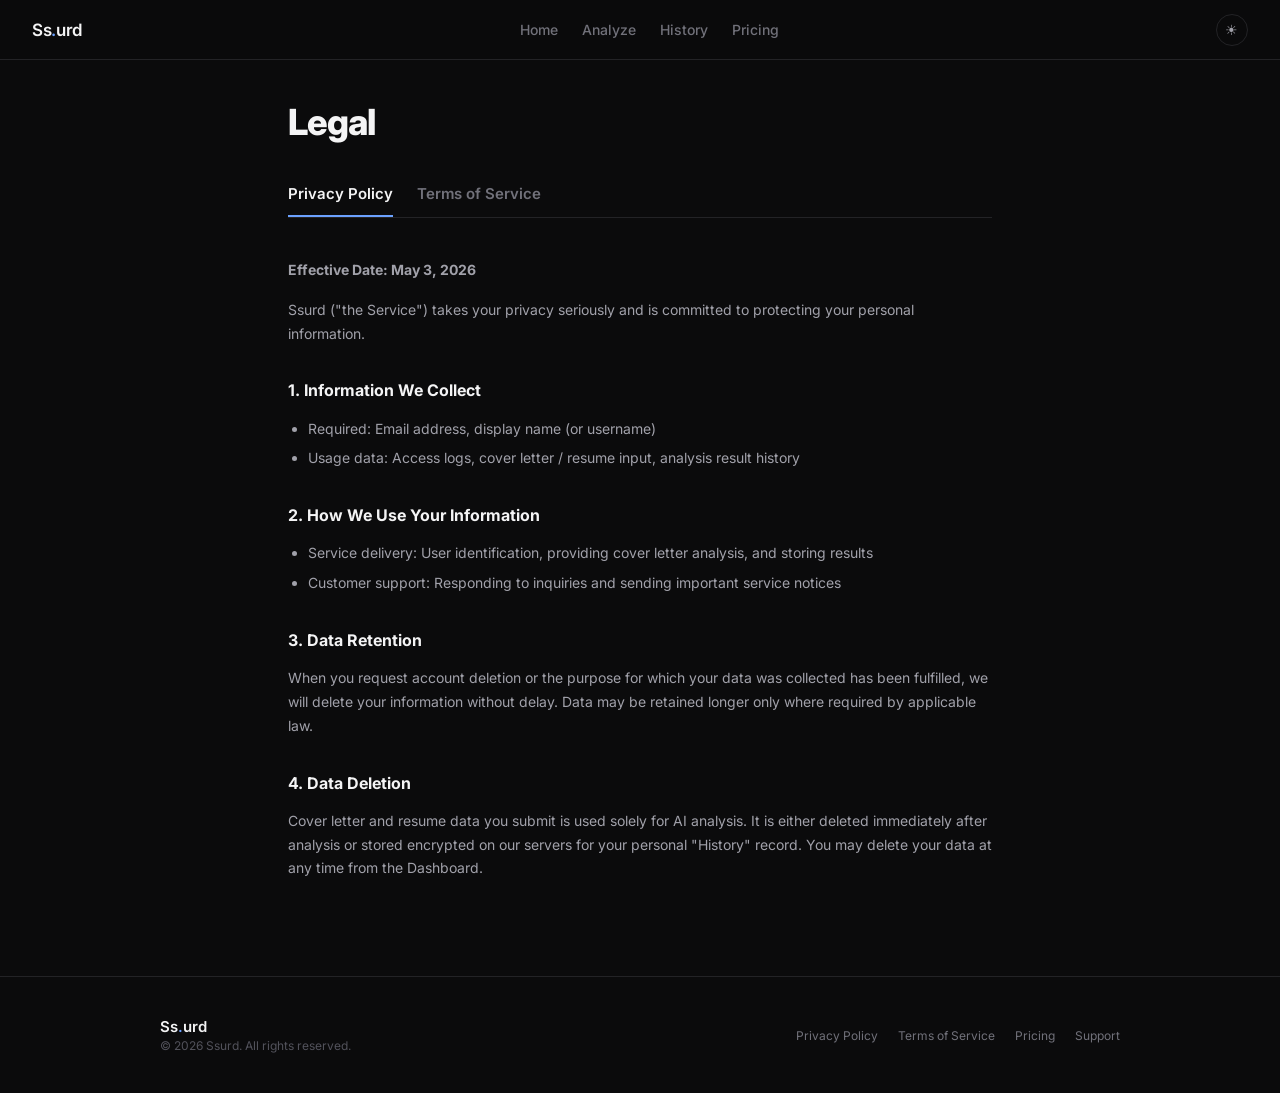
<file: legal.html>
<!DOCTYPE html>
<html lang="en">
<head>
<!-- Google tag (gtag.js) -->
<script async src="https://www.googletagmanager.com/gtag/js?id=G-EFMM3RPZKR"></script>
<script>
  window.dataLayer = window.dataLayer || [];
  function gtag(){dataLayer.push(arguments);}
  gtag('js', new Date());
  gtag('config', 'G-EFMM3RPZKR');
</script>
<meta charset="UTF-8">
<meta name="viewport" content="width=device-width, initial-scale=1.0">
<title>Ssurd — Terms &amp; Privacy</title>
<meta name="description" content="Privacy Policy and Terms of Service for Ssurd cover letter analysis.">
<meta property="og:type" content="website">
<meta property="og:site_name" content="Ssurd">
<meta property="og:title" content="Ssurd — Terms & Privacy">
<meta property="og:description" content="Privacy Policy and Terms of Service for Ssurd cover letter analysis.">
<meta name="twitter:card" content="summary">
<link rel="icon" type="image/svg+xml" href="data:image/svg+xml,%3Csvg xmlns='http://www.w3.org/2000/svg' viewBox='0 0 32 32'%3E%3Crect width='32' height='32' rx='8' fill='%233182f6'/%3E%3Ctext x='16' y='22' text-anchor='middle' fill='white' font-size='20' font-weight='700' font-family='system-ui'%3ES%3C/text%3E%3C/svg%3E">
<script>(function(){var t=null;try{t=localStorage.getItem('ssurd_theme')}catch(e){}
document.documentElement.setAttribute('data-theme',t==='light'?'light':'dark')})();
function ssurdToggleTheme(){var h=document.documentElement,
n=h.getAttribute('data-theme')==='light'?'dark':'light';h.setAttribute('data-theme',n);
try{localStorage.setItem('ssurd_theme',n)}catch(e){}}</script>
<link rel="stylesheet" href="style.css">
<style>
  main { max-width: 768px; margin: 0 auto; padding: 100px 32px 80px; }
  .legal-header { margin-bottom: 40px; }
  .legal-h1 { font-size: clamp(24px, 4vw, 36px); font-weight: 800; letter-spacing: -0.03em; margin-bottom: 8px; }
  .legal-tabs { display: flex; gap: 24px; border-bottom: var(--bw) solid var(--border); margin-bottom: 40px; }
  .legal-tab { font-size: 15px; font-weight: 600; color: var(--t3); padding-bottom: 12px; cursor: pointer; border-bottom: 2px solid transparent; transition: all 0.15s; }
  .legal-tab:hover { color: var(--t1); }
  .legal-tab.act { color: var(--t1); border-bottom-color: var(--primary); }
  .legal-content { font-size: 14px; color: var(--t2); line-height: 1.7; }
  .legal-content h3 { font-size: 16px; font-weight: 700; color: var(--t1); margin: 32px 0 12px; }
  .legal-content p, .legal-content ul { margin-bottom: 16px; }
  .legal-content ul { padding-left: 20px; }
  .legal-content li { margin-bottom: 6px; }
</style>
</head>
<body>

<nav>
  <a href="index.html" class="nav-logo">Ss<span class="dot">.</span>urd</a>
  <div class="nav-mid">
    <a href="index.html" class="nav-lnk">Home</a>
    <a href="write.html" class="nav-lnk">Analyze</a>
    <a href="dashboard.html" class="nav-lnk">History</a>
    <a href="pricing.html" class="nav-lnk">Pricing</a>
  </div>
  <div class="nav-r">
    <button class="theme-btn" onclick="ssurdToggleTheme()" aria-label="Switch theme"></button>
  </div>
</nav>

<main>
  <div class="legal-header">
    <h1 class="legal-h1">Legal</h1>
  </div>

  <div class="legal-tabs">
    <div id="tabPrivacy" class="legal-tab act" onclick="switchTab('privacy')">Privacy Policy</div>
    <div id="tabTerms" class="legal-tab" onclick="switchTab('terms')">Terms of Service</div>
  </div>

  <!-- Privacy Policy -->
  <div id="contentPrivacy" class="legal-content">
    <p><strong>Effective Date: May 3, 2026</strong></p>
    <p>Ssurd ("the Service") takes your privacy seriously and is committed to protecting your personal information.</p>

    <h3>1. Information We Collect</h3>
    <ul>
      <li>Required: Email address, display name (or username)</li>
      <li>Usage data: Access logs, cover letter / resume input, analysis result history</li>
    </ul>

    <h3>2. How We Use Your Information</h3>
    <ul>
      <li>Service delivery: User identification, providing cover letter analysis, and storing results</li>
      <li>Customer support: Responding to inquiries and sending important service notices</li>
    </ul>

    <h3>3. Data Retention</h3>
    <p>When you request account deletion or the purpose for which your data was collected has been fulfilled, we will delete your information without delay. Data may be retained longer only where required by applicable law.</p>

    <h3>4. Data Deletion</h3>
    <p>Cover letter and resume data you submit is used solely for AI analysis. It is either deleted immediately after analysis or stored encrypted on our servers for your personal "History" record. You may delete your data at any time from the Dashboard.</p>
  </div>

  <!-- Terms of Service -->
  <div id="contentTerms" class="legal-content hidden">
    <p><strong>Effective Date: May 3, 2026</strong></p>

    <h3>1. Purpose</h3>
    <p>These Terms of Service govern your use of the cover letter and resume analysis service provided by Ssurd, and set out the rights, obligations, and responsibilities of both the company and users.</p>

    <h3>2. Service Provision and Changes</h3>
    <p>The Service uses AI-based models to provide cover letter and resume analysis results. AI-generated analysis is for reference purposes only and does not guarantee any hiring outcome.</p>

    <h3>3. User Obligations</h3>
    <ul>
      <li>You must not submit another person's personal information or cover letter without their consent.</li>
      <li>You must not enter sensitive personal data (such as government ID numbers or financial information) into the Service.</li>
    </ul>

    <h3>4. Limitation of Liability</h3>
    <p>Scores and feedback provided by the Service are generated by an AI model and do not guarantee complete objectivity. The service provider is not legally responsible for any direct or indirect outcomes — including hiring decisions — arising from reliance on these results.</p>
  </div>
</main>

<footer>
  <div class="footer-inner">
    <div>
      <div class="footer-logo">Ss<span class="dot">.</span>urd</div>
      <div class="footer-copy">© 2026 Ssurd. All rights reserved.</div>
    </div>
    <div class="footer-links">
      <a href="legal.html?tab=privacy" class="footer-lnk">Privacy Policy</a>
      <a href="legal.html?tab=terms" class="footer-lnk">Terms of Service</a>
      <a href="pricing.html" class="footer-lnk">Pricing</a>
      <a href="mailto:chlgkrud981109@naver.com" class="footer-lnk">Support</a>
    </div>
  </div>
</footer>

<script>
  function switchTab(tab) {
    if (tab === 'privacy') {
      document.getElementById('tabPrivacy').classList.add('act');
      document.getElementById('tabTerms').classList.remove('act');
      document.getElementById('contentPrivacy').classList.remove('hidden');
      document.getElementById('contentTerms').classList.add('hidden');
    } else {
      document.getElementById('tabTerms').classList.add('act');
      document.getElementById('tabPrivacy').classList.remove('act');
      document.getElementById('contentTerms').classList.remove('hidden');
      document.getElementById('contentPrivacy').classList.add('hidden');
    }
  }

  const params = new URLSearchParams(window.location.search);
  if (params.get('tab') === 'terms') {
    switchTab('terms');
  }
</script>
</body>
</html>
</file>
<file: style.css>
/* ═══ Ssurd Design System ═══ */
/* Runway-inspired: dark-first cinematic minimalism. Hierarchy via surface steps + whitespace.
   Monochrome CTAs (--inv-bg/--inv-fg), #3182f6 reduced to links/data points.
   DM Mono is reserved for numerals/data values only. Theme via data-theme on <html>. */

@import url('https://fonts.googleapis.com/css2?family=Noto+Sans+KR:wght@300;400;500;600;700;800;900&family=DM+Mono:wght@400;500&family=Inter:wght@400;500;600;700;800&display=swap');

:root{ /* DARK (default) */
  --bg:#0b0b0c; --surface:#151517; --surface-dim:#1c1c1f; --surface-2:#232327;
  --t1:#f4f4f5; --t2:#a1a1aa; --t3:#71717a; --t4:#52525b;
  --border:#232326; --border-strong:#3a3a3f; --border-bold:#3a3a3f;
  --primary:#6ba1ff; --primary-dark:#8ab5ff; --primary-light:rgba(107,161,255,.12);
  --green:#2fd98a; --green-bg:rgba(47,217,138,.12);
  --red:#ff5c67; --red-bg:rgba(255,92,103,.12);
  --yellow:#fbbf24; --yellow-bg:rgba(251,191,36,.12);
  --purple:#a78bfa;
  --inv-bg:#f4f4f5; --inv-fg:#0b0b0c;
  --overlay:rgba(0,0,0,.65);
  --nav-bg:rgba(11,11,12,.85);
  --bw:1px; --shadow:0 12px 32px rgba(0,0,0,.45); --shadow-sm:0 4px 16px rgba(0,0,0,.35);
  --r-sm:8px; --r-md:12px; --r-lg:16px; --r-xl:20px; --r-full:100px;
  --font:'Inter','Noto Sans KR',-apple-system,sans-serif;
  --mono:'DM Mono','Fira Code',monospace;
  --ease:cubic-bezier(.16,1,.3,1);
  color-scheme:dark;
}
:root[data-theme="light"]{
  --bg:#fafafa; --surface:#fff; --surface-dim:#f4f4f5; --surface-2:#ececee;
  --t1:#18181b; --t2:#3f3f46; --t3:#71717a; --t4:#a1a1aa;
  --border:#e4e4e7; --border-strong:#d4d4d8; --border-bold:#d4d4d8;
  --primary:#3182f6; --primary-dark:#1b64da; --primary-light:#e8f3ff;
  --green:#00a862; --green-bg:#e6f7ef;
  --red:#e5484d; --red-bg:#feeeef;
  --yellow:#d97706; --yellow-bg:#fdf4e2;
  --purple:#7c3aed;
  --inv-bg:#18181b; --inv-fg:#fff;
  --overlay:rgba(24,24,27,.45);
  --nav-bg:rgba(250,250,250,.88);
  --shadow:0 12px 32px rgba(0,0,0,.08); --shadow-sm:0 4px 16px rgba(0,0,0,.06);
  color-scheme:light;
}
*,*::before,*::after{box-sizing:border-box;margin:0;padding:0}
html{scroll-behavior:smooth}
body{background:var(--bg);color:var(--t1);font-family:var(--font);-webkit-font-smoothing:antialiased;overflow-x:hidden}
.hidden{display:none!important}

/* ─── NAV ─── */
nav{position:fixed;top:0;left:0;right:0;z-index:100;height:60px;display:flex;align-items:center;justify-content:space-between;padding:0 32px;background:var(--nav-bg);backdrop-filter:blur(16px);-webkit-backdrop-filter:blur(16px);border-bottom:1px solid var(--border)}
.nav-logo{font-family:var(--font);font-size:17px;font-weight:600;color:var(--t1);text-decoration:none;letter-spacing:-.02em}
.nav-logo .dot{color:var(--primary)}
.nav-mid{display:flex;gap:24px}
.nav-lnk{font-size:14px;font-weight:500;color:var(--t3);text-decoration:none;transition:color .15s}
.nav-lnk:hover,.nav-lnk.act{color:var(--t1)}
.nav-r{display:flex;align-items:center;gap:10px}
.nav-uname{font-size:13px;color:var(--t3);max-width:120px;overflow:hidden;text-overflow:ellipsis;white-space:nowrap}
.theme-btn{width:32px;height:32px;border-radius:50%;border:1px solid var(--border);background:transparent;color:var(--t2);font-size:14px;cursor:pointer;display:flex;align-items:center;justify-content:center;transition:color .15s,border-color .15s;flex-shrink:0;padding:0}
.theme-btn:hover{color:var(--t1);border-color:var(--border-strong)}
.theme-btn::before{content:'☀'}
:root[data-theme="light"] .theme-btn::before{content:'☾'}

/* ─── BUTTONS ─── */
.btn-primary{display:inline-flex;align-items:center;gap:8px;background:var(--inv-bg);color:var(--inv-fg);font-family:var(--font);font-size:14px;font-weight:600;padding:12px 26px;border-radius:var(--r-full);border:none;cursor:pointer;transition:opacity .15s var(--ease)}
.btn-primary:hover{opacity:.88}
.btn-primary:active{opacity:.75}
.btn-dark{display:inline-flex;align-items:center;gap:8px;background:var(--inv-bg);color:var(--inv-fg);font-family:var(--font);font-size:14px;font-weight:600;padding:12px 26px;border-radius:var(--r-full);border:none;cursor:pointer;transition:opacity .15s var(--ease)}
.btn-dark:hover{opacity:.88}
.btn-ghost{display:inline-flex;align-items:center;gap:6px;font-family:var(--font);font-size:13px;font-weight:500;padding:8px 16px;border-radius:var(--r-full);background:transparent;color:var(--t2);border:1px solid var(--border);cursor:pointer;transition:all .15s}
.btn-ghost:hover{border-color:var(--border-strong);color:var(--t1)}
.btn-solid{display:inline-flex;align-items:center;gap:6px;font-family:var(--font);font-size:13px;font-weight:600;padding:9px 18px;border-radius:var(--r-full);background:var(--inv-bg);color:var(--inv-fg);border:none;cursor:pointer;transition:opacity .15s}
.btn-solid:hover{opacity:.88}

/* ─── CARDS ─── */
.card{background:var(--surface);border:1px solid var(--border);border-radius:var(--r-lg);padding:24px;transition:border-color .2s var(--ease)}
.card:hover{border-color:var(--border-strong)}
.card-flat{background:var(--surface);border:1px solid var(--border);border-radius:var(--r-lg);padding:24px}
.card-accent{background:var(--surface-2);color:var(--t1);border:1px solid var(--border-strong);border-radius:var(--r-lg);padding:24px}

/* ─── AUTH MODAL ─── */
.modal-overlay{position:fixed;inset:0;z-index:200;background:var(--overlay);backdrop-filter:blur(6px);display:flex;align-items:center;justify-content:center}
.modal-box{background:var(--surface);border:1px solid var(--border-strong);border-radius:var(--r-xl);padding:40px 36px;max-width:380px;width:92%;box-shadow:var(--shadow);position:relative}
.modal-close{position:absolute;top:14px;right:14px;width:32px;height:32px;border-radius:50%;border:none;background:transparent;color:var(--t3);font-size:16px;cursor:pointer;display:flex;align-items:center;justify-content:center;transition:color .15s}
.modal-close:hover{color:var(--t1)}
.modal-title{font-size:20px;font-weight:700;text-align:center;margin-bottom:4px;letter-spacing:-.02em}
.modal-sub{font-size:13px;color:var(--t3);text-align:center;margin-bottom:24px}
.tab-row{display:flex;background:var(--surface-dim);border:1px solid var(--border);border-radius:var(--r-full);padding:3px;margin-bottom:20px}
.tab-btn{flex:1;padding:8px;border-radius:var(--r-full);border:none;font-family:var(--font);font-size:13px;font-weight:500;cursor:pointer;transition:all .15s;background:transparent;color:var(--t3)}
.tab-btn.act{background:var(--surface-2);color:var(--t1)}
.f-input{width:100%;background:var(--surface-dim);border:1px solid var(--border);border-radius:var(--r-md);padding:13px 16px;font-family:var(--font);font-size:14px;color:var(--t1);outline:none;transition:border-color .15s;margin-bottom:10px}
.f-input::placeholder{color:var(--t4)}
.f-input:focus{border-color:var(--t3)}
.auth-err{background:var(--red-bg);border-radius:var(--r-md);padding:10px 14px;font-size:13px;color:var(--red);margin-bottom:14px;font-weight:500}
.btn-auth{width:100%;padding:14px;border-radius:var(--r-md);border:none;background:var(--inv-bg);color:var(--inv-fg);font-family:var(--font);font-size:15px;font-weight:600;cursor:pointer;transition:opacity .15s;margin-top:4px;margin-bottom:14px}
.btn-auth:hover{opacity:.88}
.divider{display:flex;align-items:center;gap:12px;margin-bottom:14px}
.divider-line{flex:1;height:1px;background:var(--border)}
.divider-txt{font-size:11px;color:var(--t4);font-weight:500}
.btn-google{width:100%;padding:12px;border-radius:var(--r-md);border:1px solid #d4d4d8;background:#fff;font-family:var(--font);font-size:13px;font-weight:600;cursor:pointer;display:flex;align-items:center;justify-content:center;gap:10px;color:#18181b;transition:opacity .15s}
.btn-google:hover{opacity:.9}

/* ─── REVEAL ANIMATION ─── */
.rv{opacity:0;transform:translateY(24px);transition:opacity .6s var(--ease),transform .6s var(--ease)}
.rv.on{opacity:1;transform:none}
.d1{transition-delay:.06s}.d2{transition-delay:.12s}.d3{transition-delay:.18s}.d4{transition-delay:.24s}

/* ─── LOADING ─── */
.loading-overlay{position:fixed;inset:0;z-index:150;background:var(--bg);display:flex;align-items:center;justify-content:center;flex-direction:column;gap:32px}
.lo-spinner{width:44px;height:44px;border:2px solid var(--border);border-top-color:var(--t1);border-radius:50%;animation:spin .7s linear infinite}
@keyframes spin{to{transform:rotate(360deg)}}
.lo-title{font-size:20px;font-weight:700;color:var(--t1);margin-bottom:4px;text-align:center;letter-spacing:-.02em}
.lo-sub{font-size:13px;color:var(--t3);text-align:center;margin-bottom:20px}
.lo-steps{display:flex;flex-direction:column;gap:10px;text-align:left}
.lo-step{display:flex;align-items:center;gap:8px;font-size:12px;color:var(--t4);font-weight:500;transition:color .3s}
.lo-step.act{color:var(--t1);font-weight:600}
.lo-step.done{color:var(--green)}
.lo-dot{width:6px;height:6px;border-radius:50%;background:var(--t4);flex-shrink:0;transition:background .3s}
.lo-step.act .lo-dot{background:var(--t1)}
.lo-step.done .lo-dot{background:var(--green)}
.lo-bar{width:220px;height:2px;background:var(--border);border-radius:2px;overflow:hidden;margin-top:16px}
.lo-bar-fill{height:100%;background:var(--t1);border-radius:2px;width:0%;transition:width 1.5s var(--ease)}

/* ─── FORM ─── */
.form-sec{padding:32px 24px 64px;max-width:680px;margin:0 auto}
.form-top{text-align:center;margin-bottom:24px}
.form-h2{font-size:clamp(28px,4.5vw,44px);font-weight:600;letter-spacing:-.03em;margin-bottom:8px;line-height:1.15}
.form-sub{font-size:14px;color:var(--t3)}
.form-card{background:var(--surface);border:1px solid var(--border);border-radius:var(--r-xl);padding:28px}
.step-lbl{font-family:var(--font);font-size:13px;color:var(--t3);font-weight:500;display:flex;align-items:center;gap:8px;margin-bottom:10px}
.step-lbl .step-n{color:var(--t4)}
.step-lbl .step-opt{color:var(--t4);font-weight:400}
.collapse-hd{display:flex;align-items:center;gap:6px;font-size:12px;font-weight:500;color:var(--t3);cursor:pointer;user-select:none;padding:6px 0;transition:color .15s}
.collapse-hd:hover{color:var(--t1)}
.collapse-arrow{font-size:10px;transition:transform .2s}
.collapse-open .collapse-arrow{transform:rotate(90deg)}
.f-label{font-family:var(--font);font-size:13px;color:var(--t3);margin-bottom:8px;display:block;font-weight:500}
.f-job{width:100%;background:var(--surface-dim);border:1px solid var(--border);border-radius:var(--r-md);padding:14px 16px;font-family:var(--font);font-size:15px;color:var(--t1);outline:none;transition:border-color .15s;margin-bottom:24px}
.f-job::placeholder{color:var(--t4)}
.f-job:focus{border-color:var(--t3)}
.f-letter{width:100%;min-height:320px;background:var(--surface-dim);border:1px solid var(--border);border-radius:var(--r-md);padding:16px;font-family:var(--font);font-size:14px;line-height:1.8;color:var(--t1);outline:none;resize:vertical;transition:border-color .15s;margin-bottom:6px}
.f-letter::placeholder{color:var(--t4)}
.f-letter:focus{border-color:var(--t3)}
.f-meta{display:flex;justify-content:space-between;align-items:center;margin-bottom:24px}
.char-c{font-family:var(--mono);font-size:12px;color:var(--t3)}
.char-c strong{color:var(--t1)}
.err-msg{background:var(--red-bg);border-radius:var(--r-md);padding:12px 14px;font-size:13px;color:var(--red);margin-bottom:16px;font-weight:500}
.btn-analyze{width:100%;background:var(--inv-bg);color:var(--inv-fg);font-family:var(--font);font-size:15px;font-weight:600;padding:16px;border-radius:var(--r-md);border:none;cursor:pointer;transition:opacity .15s var(--ease);display:flex;align-items:center;justify-content:center;gap:8px}
.btn-analyze:hover{opacity:.88}
.btn-analyze:active{opacity:.75}
.btn-analyze:disabled{background:var(--surface-2);color:var(--t4);cursor:not-allowed;opacity:1}
.usage-row{display:flex;align-items:center;justify-content:space-between;margin-top:14px;padding-top:14px;border-top:1px solid var(--border)}
.usage-t{font-size:13px;color:var(--t3)}.usage-t strong{color:var(--t1)}
.usage-lnk{font-size:13px;color:var(--primary);text-decoration:none;font-weight:500}

/* ─── RESULT ─── */
.r-hero{background:var(--bg);color:var(--t1);padding:44px 32px 28px;border-bottom:1px solid var(--border)}
.r-hero-inner{max-width:960px;margin:0 auto;display:flex;align-items:flex-end;justify-content:space-between;gap:24px}
.r-eyebrow{font-family:var(--font);font-size:13px;color:var(--t3);font-weight:500;margin-bottom:8px}
.r-title{font-size:clamp(22px,3.5vw,36px);font-weight:600;letter-spacing:-.03em;line-height:1.15}
.r-time{font-size:12px;color:var(--t4);margin-top:4px}
.r-acts{display:flex;gap:8px;flex-shrink:0}
.btn-rw{font-size:13px;font-weight:500;padding:10px 20px;border-radius:var(--r-full);border:1px solid var(--border);cursor:pointer;transition:all .15s;display:inline-flex;align-items:center;gap:6px}
.btn-rw-out{background:transparent;color:var(--t2)}
.btn-rw-out:hover{border-color:var(--border-strong);color:var(--t1)}
.btn-rw-white{background:var(--inv-bg);color:var(--inv-fg);border-color:transparent;font-weight:600}
.btn-rw-white:hover{opacity:.88}

.score-blk{max-width:960px;margin:24px auto 0;display:grid;grid-template-columns:220px 1fr;background:var(--surface);border:1px solid var(--border);border-radius:var(--r-xl);overflow:hidden}
.score-l{border-right:1px solid var(--border);padding:40px 32px;display:flex;flex-direction:column;align-items:center;justify-content:center;text-align:center}
.score-num{font-size:clamp(56px,10vw,100px);font-weight:700;line-height:1;letter-spacing:-.04em}
.score-badge{font-family:var(--font);font-size:12px;font-weight:600;padding:4px 14px;border-radius:var(--r-full);margin:10px 0}
.gs{background:var(--primary-light);color:var(--primary)}.ga{background:var(--green-bg);color:var(--green)}
.gb{background:var(--yellow-bg);color:var(--yellow)}.gc{background:var(--yellow-bg);color:var(--yellow)}.gd{background:var(--red-bg);color:var(--red)}
.score-sum{font-size:12px;color:var(--t3);line-height:1.5;max-width:170px}
.score-r{padding:36px 36px 36px 40px}
.sbars-t{font-family:var(--font);font-size:13px;color:var(--t3);margin-bottom:20px;font-weight:500}
.sbar-rows{display:flex;flex-direction:column;gap:14px}
.sbar-row{display:flex;align-items:center;gap:12px}
.sbar-lbl{font-size:13px;color:var(--t2);width:80px;flex-shrink:0;font-weight:500}
.sbar-track{flex:1;height:4px;background:var(--surface-2);border-radius:3px;overflow:hidden}
.sbar-fill{height:100%;border-radius:3px;width:0%;transition:width 1s var(--ease)}
.sbar-fill.h{background:var(--green)}.sbar-fill.m{background:var(--primary)}.sbar-fill.l{background:var(--yellow)}.sbar-fill.vl{background:var(--red)}
.sbar-v{font-family:var(--mono);font-size:12px;font-weight:500;width:24px;text-align:right;color:var(--t1)}

.r-body{max-width:960px;margin:16px auto 0;display:grid;grid-template-columns:1fr 1fr 240px;background:var(--surface);border:1px solid var(--border);border-radius:var(--r-xl);overflow:hidden}
.r-body2{grid-template-columns:1fr 320px}
.pf-sec{max-width:960px;margin:16px auto 0;background:var(--surface);border:1px solid var(--border);border-radius:var(--r-xl);padding:28px 32px}
.pf-sec .imp-item{display:grid;grid-template-columns:250px 1fr;gap:20px;align-items:start}
.pf-sec .imp-why{margin-bottom:0}
.r-col{padding:32px 28px;border-right:1px solid var(--border)}
.r-col:last-child{border-right:none}
.r-col-hd{font-family:var(--font);font-size:13px;font-weight:600;margin-bottom:20px;padding-bottom:12px;border-bottom:1px solid var(--border);display:flex;align-items:center;gap:6px}
.hd-dot{width:6px;height:6px;border-radius:50%}
.r-col-hd.g{color:var(--green)}.r-col-hd.g .hd-dot{background:var(--green)}
.r-col-hd.r{color:var(--red)}.r-col-hd.r .hd-dot{background:var(--red)}
.r-col-hd.b{color:var(--primary)}.r-col-hd.b .hd-dot{background:var(--primary)}

.str-item{padding:12px 14px;background:var(--green-bg);border-left:2px solid var(--green);border-radius:var(--r-sm);margin-bottom:8px}
.str-t{font-size:13px;font-weight:600;color:var(--t1);margin-bottom:2px}
.str-d{font-size:12px;color:var(--t2);line-height:1.55}

.imp-item{margin-bottom:20px;padding-bottom:20px;border-bottom:1px solid var(--border)}
.imp-item:last-child{border-bottom:none;margin-bottom:0;padding-bottom:0}
.imp-issue{font-size:13px;font-weight:600;color:var(--t1);margin-bottom:2px}
.imp-why{font-size:12px;color:var(--t3);margin-bottom:10px;line-height:1.5}
.ba{border-radius:var(--r-sm);padding:10px 12px;margin-bottom:4px}
.ba-b{background:var(--red-bg);border-left:2px solid var(--red)}
.ba-a{background:var(--green-bg);border-left:2px solid var(--green)}
.ba-lbl{font-size:10px;margin-bottom:2px;font-weight:600}
.ba-b .ba-lbl{color:var(--red)}.ba-a .ba-lbl{color:var(--green)}
.ba-txt{font-size:12px;line-height:1.6;color:var(--t1)}
.ba-a .ba-txt{font-weight:500}

.kw-sec{margin-bottom:16px}
.kw-lbl{font-size:12px;color:var(--t3);margin-bottom:6px;font-weight:500}
.kw-list{display:flex;flex-wrap:wrap;gap:5px}
.kw{font-family:var(--mono);font-size:11px;padding:3px 10px;border-radius:var(--r-full);font-weight:500}
.kw.p{background:var(--primary-light);color:var(--primary)}
.kw.ms{background:var(--surface-2);color:var(--t3)}

.one-tip{max-width:960px;margin:16px auto 0;padding:40px 32px;background:var(--surface);border:1px solid var(--border);border-radius:var(--r-xl);display:flex;align-items:center;gap:32px}
.ot-lbl{font-family:var(--font);font-size:13px;color:var(--t3);margin-bottom:8px;font-weight:500}
.ot-text{font-size:clamp(16px,2.5vw,24px);font-weight:600;color:var(--t1);line-height:1.4;letter-spacing:-.02em}
.ot-text::before{content:'"';color:var(--primary)}
.ot-text::after{content:'"';color:var(--primary)}

.r-footer{max-width:960px;margin:0 auto;padding:28px 32px;display:flex;align-items:center;justify-content:space-between;gap:12px}
.btn-re{font-size:13px;font-weight:500;color:var(--t2);background:none;border:1px solid var(--border);border-radius:var(--r-full);padding:10px 20px;cursor:pointer;transition:all .15s;display:inline-flex;align-items:center;gap:6px}
.btn-re:hover{border-color:var(--border-strong);color:var(--t1)}
.btn-save{font-size:13px;font-weight:600;color:var(--inv-fg);background:var(--inv-bg);border:none;border-radius:var(--r-full);padding:10px 22px;cursor:pointer;transition:opacity .15s;display:inline-flex;align-items:center;gap:6px}
.btn-save:hover{opacity:.88}
.btn-save:disabled{opacity:.5;cursor:not-allowed}

/* ─── ATS PANEL ─── */
.ats-blk{max-width:960px;margin:16px auto 0;display:grid;grid-template-columns:220px 1fr;background:var(--surface);border:1px solid var(--border);border-radius:var(--r-xl);overflow:hidden}
.ats-l{border-right:1px solid var(--border);padding:32px;display:flex;flex-direction:column;align-items:center;justify-content:center;text-align:center;gap:8px}
.ats-num{font-size:clamp(40px,6vw,64px);font-weight:700;line-height:1;letter-spacing:-.04em}
.ats-lbl{font-family:var(--font);font-size:12px;color:var(--t3);font-weight:500}
.ats-verdict{font-family:var(--font);font-size:11px;font-weight:600;padding:4px 14px;border-radius:var(--r-full)}
.ats-verdict.pass{background:var(--green-bg);color:var(--green)}
.ats-verdict.risky{background:var(--yellow-bg);color:var(--yellow)}
.ats-verdict.fail{background:var(--red-bg);color:var(--red)}
.ats-r{padding:28px 32px}
.ats-check{display:flex;align-items:flex-start;gap:12px;padding:10px 0;border-bottom:1px solid var(--border)}
.ats-check:last-child{border-bottom:none}
.ats-ic{width:20px;height:20px;border-radius:50%;display:flex;align-items:center;justify-content:center;font-size:11px;font-weight:700;flex-shrink:0;margin-top:1px}
.ats-ic.pass{background:var(--green-bg);color:var(--green)}
.ats-ic.warn{background:var(--yellow-bg);color:var(--yellow)}
.ats-ic.fail{background:var(--red-bg);color:var(--red)}
.ats-check-body{flex:1;min-width:0}
.ats-check-lbl{font-size:13px;font-weight:600;color:var(--t1)}
.ats-check-note{font-size:12px;color:var(--t3);line-height:1.5;margin-top:2px}

/* ─── JD MATCH ─── */
.jd-sec{max-width:960px;margin:16px auto 0;background:var(--surface);border:1px solid var(--border);border-radius:var(--r-xl);padding:28px 32px}
.jd-sec-hd{display:flex;align-items:center;justify-content:space-between;margin-bottom:18px;padding-bottom:12px;border-bottom:1px solid var(--border)}
.jd-sec-t{font-family:var(--font);font-size:13px;font-weight:600;color:var(--primary);display:flex;align-items:center;gap:6px}
.jd-match-pct{font-family:var(--mono);font-size:14px;font-weight:500}
.req-row{display:flex;align-items:flex-start;gap:12px;padding:12px 0;border-bottom:1px solid var(--border)}
.req-row:last-child{border-bottom:none}
.req-chip{font-family:var(--font);font-size:10px;font-weight:600;padding:3px 10px;border-radius:var(--r-full);flex-shrink:0;margin-top:1px;text-transform:capitalize}
.chip-strong{background:var(--green-bg);color:var(--green)}
.chip-partial{background:var(--yellow-bg);color:var(--yellow)}
.chip-missing{background:var(--red-bg);color:var(--red)}
.req-body{flex:1;min-width:0}
.req-t{font-size:13px;font-weight:600;color:var(--t1)}
.req-ev{font-size:12px;color:var(--t3);line-height:1.55;margin-top:3px;font-style:italic}
.req-ev::before{content:'"'}.req-ev::after{content:'"'}
.req-sug{font-size:12px;color:var(--primary);line-height:1.55;margin-top:3px;font-weight:500}

/* ─── RECRUITER SKIM HEATMAP ─── */
.skim-sec{max-width:960px;margin:16px auto 0;background:var(--surface);border:1px solid var(--border);border-radius:var(--r-xl);padding:28px 32px}
.skim-hd{display:flex;align-items:center;justify-content:space-between;gap:12px;margin-bottom:6px;flex-wrap:wrap}
.skim-t{font-size:13px;font-weight:600;color:var(--t1);display:flex;align-items:center;gap:6px}
.skim-legend{display:flex;gap:12px;flex-wrap:wrap}
.skim-leg{display:flex;align-items:center;gap:5px;font-size:11px;color:var(--t3)}
.skim-leg i{width:10px;height:10px;border-radius:3px;display:inline-block}
.skim-verdict{font-size:12px;color:var(--t3);margin-bottom:16px;line-height:1.5}
.skim-body{font-size:13.5px;line-height:2;color:var(--t2)}
.skim-s{border-radius:4px;padding:1px 3px;margin:0 1px}
.skim-s.hold{background:var(--green-bg);color:var(--t1)}
.skim-s.lose{background:var(--red-bg);color:var(--t1);text-decoration:underline;text-decoration-color:var(--red);text-decoration-thickness:1px;text-underline-offset:3px}
.skim-drop{display:flex;align-items:center;gap:10px;margin:10px 0;color:var(--red);font-size:11px;font-weight:600;white-space:nowrap}
.skim-drop::before,.skim-drop::after{content:'';flex:1;height:1px;background:var(--red);opacity:.4}

/* ─── INTERVIEW PROBES ─── */
.iv-sec{max-width:960px;margin:16px auto 0;background:var(--surface);border:1px solid var(--border);border-radius:var(--r-xl);padding:28px 32px}
.iv-item{display:flex;gap:14px;padding:14px 0;border-bottom:1px solid var(--border)}
.iv-item:last-child{border-bottom:none}
.iv-n{width:26px;height:26px;border-radius:50%;background:var(--primary-light);color:var(--primary);display:flex;align-items:center;justify-content:center;font-size:12px;font-weight:600;flex-shrink:0;font-family:var(--mono)}
.iv-body{flex:1;min-width:0}
.iv-q{font-size:14px;font-weight:600;color:var(--t1);line-height:1.5}
.iv-trigger{font-size:12px;color:var(--t3);margin-top:3px;font-style:italic}
.iv-trigger::before{content:'triggered by: "'}.iv-trigger::after{content:'"'}
.iv-tip{font-size:12px;color:var(--green);margin-top:4px;font-weight:500}

/* ─── LIVE DRAFT COACH ─── */
.lc-metric{display:flex;align-items:center;justify-content:space-between;gap:8px;padding:6px 0;border-bottom:1px solid var(--border);font-size:12px}
.lc-metric:last-child{border-bottom:none}
.lc-lbl{color:var(--t3);flex-shrink:0}
.lc-val{font-family:var(--mono);font-size:11px;font-weight:500;text-align:right}
.lc-val.good{color:var(--green)}.lc-val.warn{color:var(--yellow)}.lc-val.bad{color:var(--red)}.lc-val.idle{color:var(--t4)}
.lc-flag{font-size:11px;color:var(--red);background:var(--red-bg);border-radius:var(--r-sm);padding:5px 9px;margin-top:6px;line-height:1.5}

/* ─── LOCKED REPORT / TEASER ─── */
.lock-sec{padding:8px 0 16px}
.lock-badge{display:inline-flex;align-items:center;gap:6px;font-family:var(--font);font-size:12px;font-weight:500;color:var(--t3);background:var(--surface-2);border-radius:var(--r-full);padding:6px 14px;margin-bottom:10px}
.lock-skel{display:flex;flex-direction:column;gap:8px}
.lock-skel-bar{height:12px;border-radius:6px;background:var(--surface-2);filter:blur(3px)}
.upgrade-card{margin-top:18px;background:var(--surface-2);border:1px solid var(--border-strong);border-radius:var(--r-lg);padding:24px}
.upgrade-card ul li{padding-left:0}

/* ─── SCORE ANIMATION / APPLY FIX ─── */
@keyframes badgePop{0%{transform:scale(.5);opacity:0}70%{transform:scale(1.1)}100%{transform:scale(1);opacity:1}}
.badge-pop{animation:badgePop .45s .55s var(--ease) both}
@keyframes chipPulse{0%,100%{transform:scale(1)}50%{transform:scale(1.15)}}
.delta-chip.pulse{animation:chipPulse .5s .9s ease 2}
.apply-fix-btn{margin-top:6px;font-family:var(--font);font-size:12px;font-weight:600;color:var(--primary);background:var(--primary-light);border:none;border-radius:var(--r-full);padding:7px 15px;cursor:pointer;transition:opacity .15s}
.apply-fix-btn:hover:not(:disabled){opacity:.8}
.apply-fix-btn:disabled{cursor:default}
.apply-fix-btn.miss{color:var(--t4);background:var(--surface-2)}
.apply-bar{position:fixed;left:0;right:0;bottom:0;z-index:120;background:var(--surface-2);border-top:1px solid var(--border-strong);padding:12px 24px;display:flex;align-items:center;justify-content:center;gap:16px;color:var(--t1);font-size:13px;box-shadow:var(--shadow)}
.apply-bar strong{color:var(--green)}

/* ─── DELTA / VERSION ─── */
.delta-chip{font-family:var(--mono);font-size:12px;font-weight:500;padding:3px 10px;border-radius:var(--r-full);display:inline-flex;align-items:center;gap:3px}
.delta-chip.up{background:var(--green-bg);color:var(--green)}
.delta-chip.down{background:var(--red-bg);color:var(--red)}
.delta-mini{font-family:var(--mono);font-size:10px;font-weight:500;margin-left:4px}
.delta-mini.up{color:var(--green)}.delta-mini.down{color:var(--red)}
.v-badge{font-family:var(--mono);font-size:10px;font-weight:500;letter-spacing:.04em;padding:2px 8px;border-radius:var(--r-full);background:var(--primary-light);color:var(--primary)}

/* ─── DASHBOARD ─── */
.page-header{margin-bottom:32px}
.page-eyebrow{font-family:var(--font);font-size:13px;color:var(--t3);margin-bottom:6px;font-weight:500}
.page-h1{font-size:clamp(28px,4.5vw,44px);font-weight:600;letter-spacing:-.03em;margin-bottom:4px;line-height:1.15}
.page-sub{font-size:13px;color:var(--t3)}
.stats-grid{display:grid;grid-template-columns:repeat(4,1fr);gap:12px;margin-bottom:24px}
.stat-card{background:var(--surface);border:1px solid var(--border);border-radius:var(--r-lg);padding:20px;transition:border-color .15s var(--ease)}
.stat-card:hover{border-color:var(--border-strong)}
.stat-label{font-family:var(--font);font-size:12px;color:var(--t3);margin-bottom:8px;font-weight:500}
.stat-num{font-size:32px;font-weight:700;letter-spacing:-.03em;line-height:1;font-family:var(--mono)}
.stat-sub{font-size:11px;color:var(--t4);margin-top:4px}
.stat-card.blue .stat-num{color:var(--primary)}
.stat-card.green .stat-num{color:var(--green)}
.stat-card.purple .stat-num{color:var(--purple)}
.usage-card{background:var(--surface-2);border:1px solid var(--border-strong);border-radius:var(--r-lg);padding:24px;color:var(--t1);margin-bottom:24px}
.usage-top{display:flex;align-items:center;justify-content:space-between;margin-bottom:14px}
.usage-plan{font-family:var(--font);font-size:12px;color:var(--t3);font-weight:500}
.usage-remaining{font-size:28px;font-weight:700;letter-spacing:-.02em}
.usage-remaining span{font-size:13px;color:var(--t4);font-weight:400;margin-left:3px}
.usage-bar-track{height:3px;background:var(--border);border-radius:2px;overflow:hidden}
.usage-bar-fill{height:100%;background:var(--primary);border-radius:2px;transition:width .8s var(--ease)}
.usage-meta{display:flex;justify-content:space-between;margin-top:6px}
.usage-meta-txt{font-family:var(--mono);font-size:10px;color:var(--t4)}
.chart-card{background:var(--surface);border:1px solid var(--border);border-radius:var(--r-lg);padding:24px;margin-bottom:24px}
.chart-header{display:flex;align-items:center;justify-content:space-between;margin-bottom:16px}
.chart-title{font-size:14px;font-weight:600}
.growth-badge{font-family:var(--mono);font-size:12px;font-weight:500;padding:3px 10px;border-radius:var(--r-full)}
.chart-wrap{overflow-x:auto}
.chart-svg-wrap{min-width:360px}
.chart-labels{display:flex;justify-content:space-between;margin-top:6px;padding:0 8px}
.chart-labels span{font-family:var(--mono);font-size:10px;color:var(--t4)}
.list-header{display:flex;align-items:center;justify-content:space-between;margin-bottom:12px}
.list-title{font-size:14px;font-weight:600}
.history-item{background:var(--surface);border:1px solid var(--border);border-radius:var(--r-lg);padding:18px 22px;display:flex;align-items:center;justify-content:space-between;gap:16px;margin-bottom:8px;cursor:pointer;transition:border-color .15s var(--ease)}
.history-item:hover{border-color:var(--border-strong)}
.hist-left{flex:1;min-width:0}
.hist-date{font-size:11px;color:var(--t4);margin-bottom:3px}
.hist-job{font-size:14px;font-weight:600;color:var(--t1);margin-bottom:3px;overflow:hidden;text-overflow:ellipsis;white-space:nowrap}
.hist-summary{font-size:12px;color:var(--t3);overflow:hidden;text-overflow:ellipsis;white-space:nowrap}
.hist-right{display:flex;align-items:center;gap:20px;flex-shrink:0}
.hist-stat{text-align:center}
.hist-stat-num{font-size:22px;font-weight:700;letter-spacing:-.02em;line-height:1;font-family:var(--mono)}
.hist-stat-lbl{font-size:10px;color:var(--t4);margin-top:2px}
.hist-arrow{width:32px;height:32px;border-radius:50%;background:var(--surface-2);border:none;display:flex;align-items:center;justify-content:center;font-size:12px;color:var(--t2);transition:all .15s}
.history-item:hover .hist-arrow{background:var(--inv-bg);color:var(--inv-fg)}
.empty-state{background:var(--surface);border:1px solid var(--border);border-radius:var(--r-lg);padding:56px;text-align:center}
.empty-state h3{font-size:16px;font-weight:600;margin-bottom:6px}
.empty-state p{font-size:13px;color:var(--t3);margin-bottom:24px}
.login-prompt{background:var(--surface);border:1px solid var(--border);border-radius:var(--r-xl);padding:56px;text-align:center}
.login-prompt h2{font-size:20px;font-weight:700;margin-bottom:8px;letter-spacing:-.02em}
.login-prompt p{font-size:13px;color:var(--t3);margin-bottom:24px}
.loading-state{text-align:center;padding:48px}
.loading-spin{width:28px;height:28px;border:2px solid var(--border);border-top-color:var(--t1);border-radius:50%;animation:spin .7s linear infinite;margin:0 auto 10px}
.loading-txt{font-size:13px;color:var(--t3)}

/* ─── FOOTER ─── */
footer{padding:40px 32px;border-top:1px solid var(--border)}
.footer-inner{max-width:960px;margin:0 auto;display:flex;justify-content:space-between;align-items:center;gap:16px;flex-wrap:wrap}
.footer-logo{font-family:var(--font);font-size:15px;font-weight:600;color:var(--t1)}
.footer-logo .dot{color:var(--primary)}
.footer-copy{font-size:12px;color:var(--t4);margin-top:2px}
.footer-links{display:flex;gap:20px}
.footer-lnk{font-size:12px;color:var(--t3);text-decoration:none;transition:color .15s}
.footer-lnk:hover{color:var(--t1)}

/* ─── RESPONSIVE ─── */
@media(max-width:768px){
  nav{padding:0 16px}
  .nav-mid{display:none}
  .bento{grid-template-columns:1fr!important}
  .bento .card{grid-column:span 1!important}
}

/* ─── PRINT: force light tokens (must stay at end of file to win specificity) ─── */
@media print{
  :root,:root[data-theme="dark"]{
    --bg:#fff; --surface:#fff; --surface-dim:#f4f4f5; --surface-2:#ececee;
    --t1:#18181b; --t2:#3f3f46; --t3:#71717a; --t4:#a1a1aa;
    --border:#e4e4e7; --border-strong:#d4d4d8; --border-bold:#d4d4d8;
    --primary:#3182f6; --primary-dark:#1b64da; --primary-light:#e8f3ff;
    --green:#00a862; --green-bg:#e6f7ef;
    --red:#e5484d; --red-bg:#feeeef;
    --yellow:#d97706; --yellow-bg:#fdf4e2;
    --purple:#7c3aed;
    --inv-bg:#18181b; --inv-fg:#fff;
    --overlay:rgba(24,24,27,.45);
    --shadow:none; --shadow-sm:none;
  }
}
</file>
